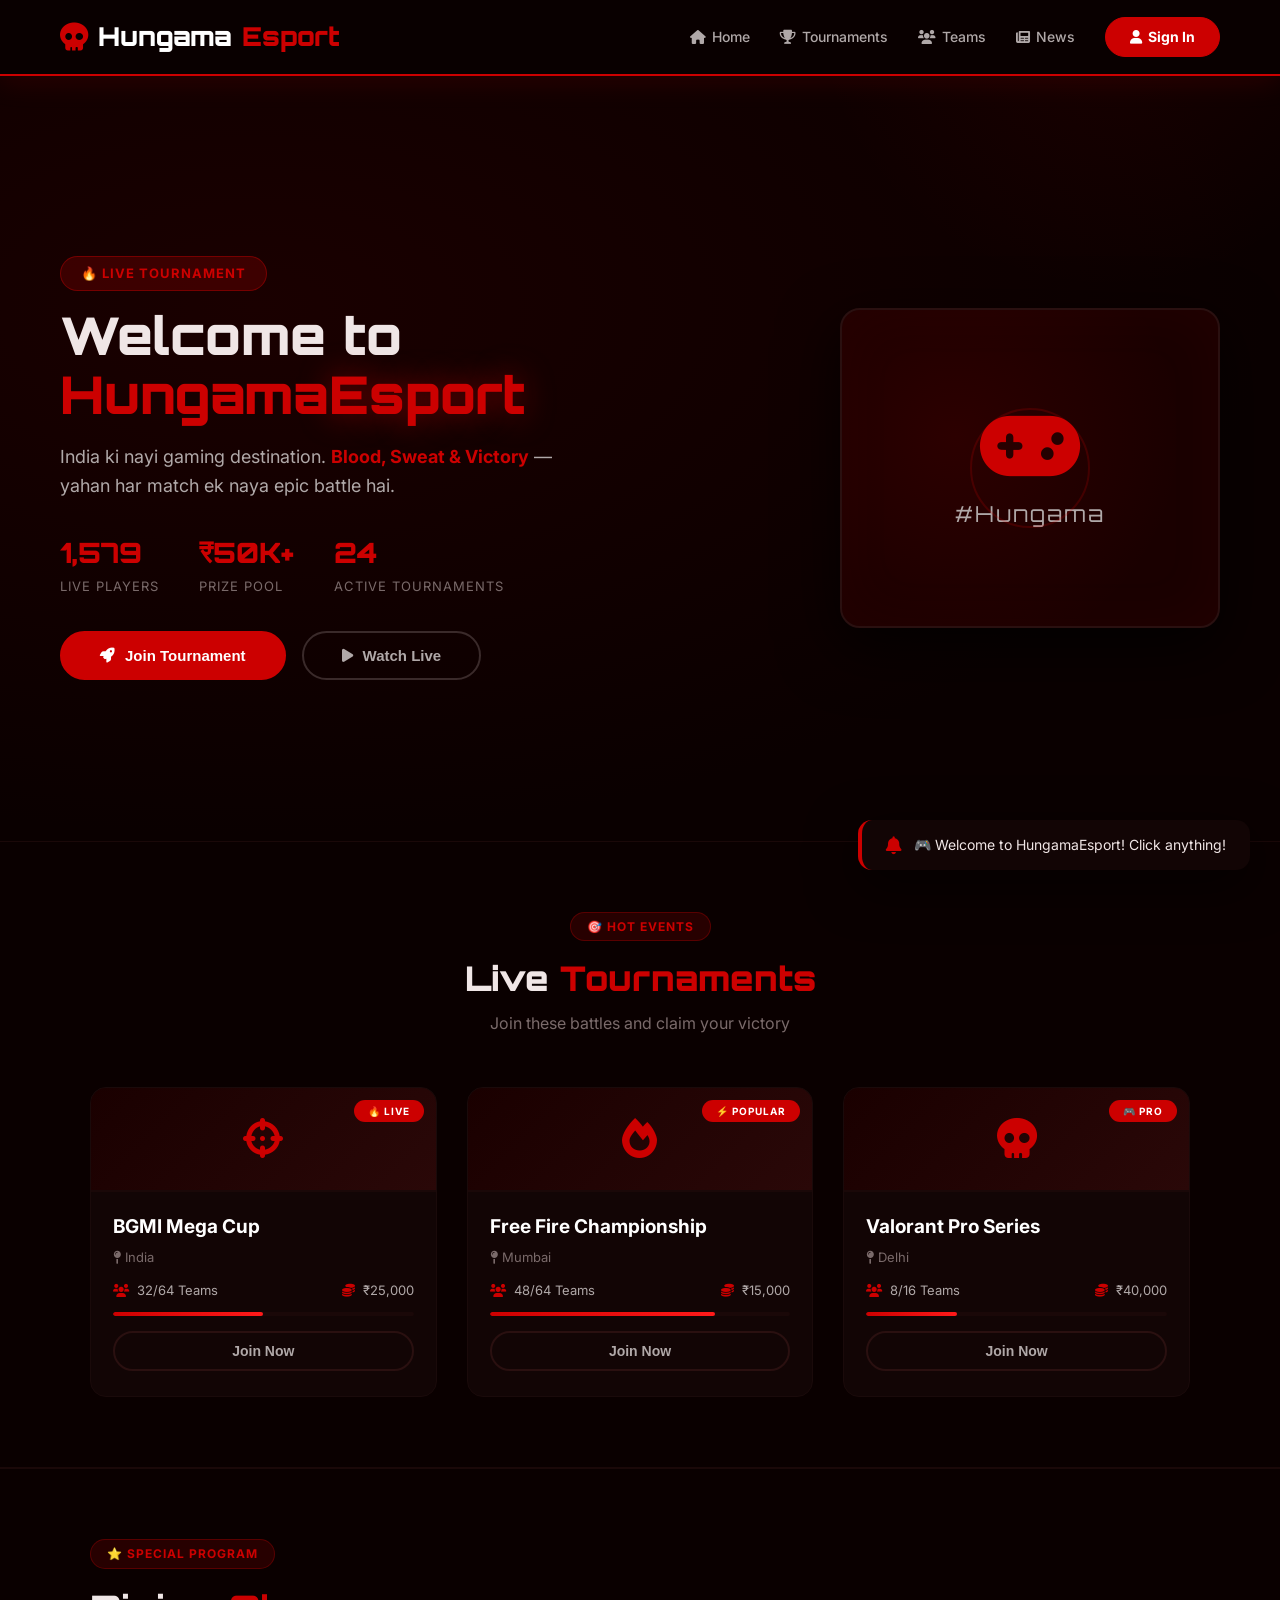
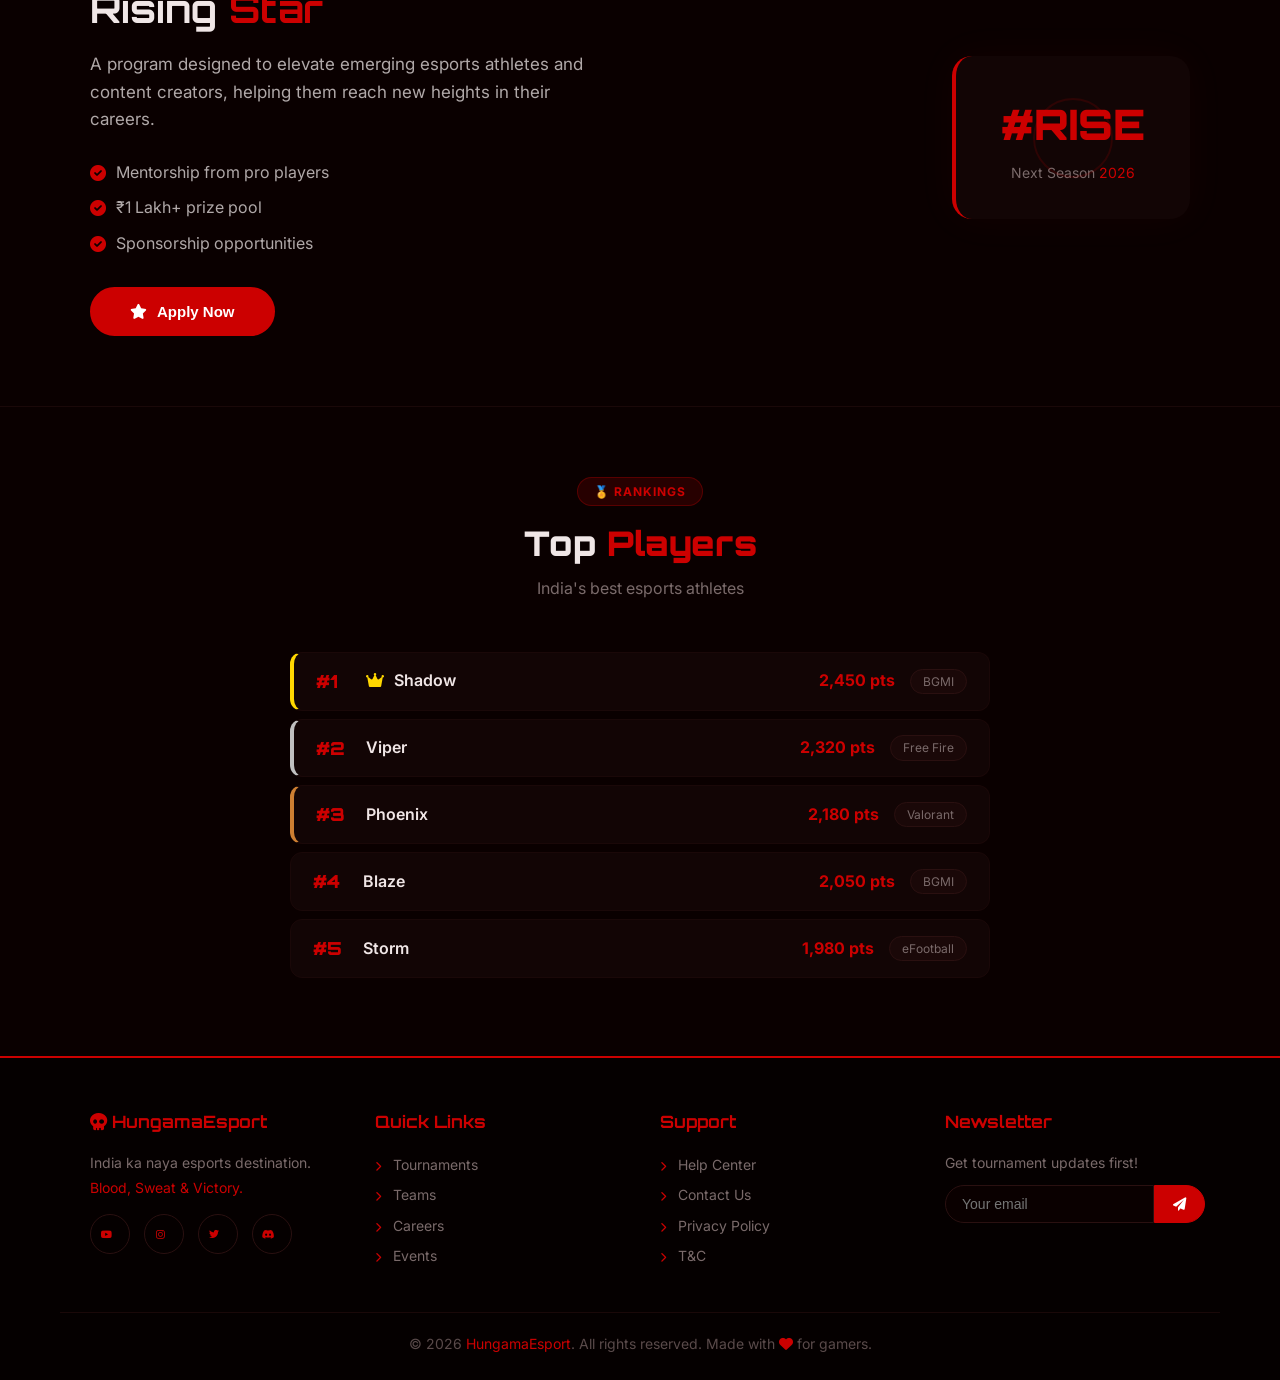
<file: index.html>
<!DOCTYPE html>
<html lang="hi">
<head>
  <meta charset="UTF-8" />
  <meta name="viewport" content="width=device-width, initial-scale=1.0"/>
  <title>HungamaEsport - Gaming Tournaments</title>
  
  <!-- ===== FONTS & ICONS ===== -->
  <link href="https://fonts.googleapis.com/css2?family=Orbitron:wght@400;700;900&family=Inter:wght@400;500;600;700&display=swap" rel="stylesheet"/>
  <link rel="stylesheet" href="https://cdnjs.cloudflare.com/ajax/libs/font-awesome/6.0.0-beta3/css/all.min.css"/>
  
  <!-- ===== CSS (Link to external file) ===== -->
  <link rel="stylesheet" href="style.css" />
</head>
<body>

<!-- ============================================================ -->
<!-- ===== HEADER / NAVIGATION ===== -->
<!-- ============================================================ -->
<header>
  <div class="logo" onclick="showToast('🏠 Welcome to HungamaEsport!')">
    <i class="fas fa-skull"></i> Hungama<span>Esport</span>
  </div>
  
  <div class="hamburger" onclick="toggleMenu()">
    <i class="fas fa-bars"></i>
  </div>
  
  <nav>
    <ul id="navMenu">
      <li><a onclick="showToast('📄 Home page loaded')"><i class="fas fa-home"></i> Home</a></li>
      <li><a onclick="showToast('🏆 Check out our tournaments!')"><i class="fas fa-trophy"></i> Tournaments</a></li>
      <li><a onclick="showToast('👥 Meet our teams')"><i class="fas fa-users"></i> Teams</a></li>
      <li><a onclick="showToast('📰 Latest gaming news')"><i class="fas fa-newspaper"></i> News</a></li>
      <li><a class="nav-btn" onclick="openModal()"><i class="fas fa-user"></i> Sign In</a></li>
    </ul>
  </nav>
</header>

<!-- ============================================================ -->
<!-- ===== HERO SECTION ===== -->
<!-- ============================================================ -->
<section class="hero">
  <div class="hero-content">
    <div class="hero-badge">🔥 LIVE TOURNAMENT</div>
    <h1>Welcome to <span>Hungama<span class="blood">Esport</span></span></h1>
    <p>India ki nayi gaming destination. <span class="highlight">Blood, Sweat & Victory</span> — yahan har match ek naya epic battle hai.</p>
    
    <div class="hero-stats">
      <div class="stat">
        <span class="stat-number" id="livePlayers">1,847</span>
        <span class="stat-label">Live Players</span>
      </div>
      <div class="stat">
        <span class="stat-number">₹50K+</span>
        <span class="stat-label">Prize Pool</span>
      </div>
      <div class="stat">
        <span class="stat-number">24</span>
        <span class="stat-label">Active Tournaments</span>
      </div>
    </div>
    
    <div class="hero-buttons">
      <button class="btn-primary" onclick="openModal()">
        <i class="fas fa-rocket"></i> Join Tournament
      </button>
      <button class="btn-secondary" onclick="showToast('📺 Watch live streams coming soon!')">
        <i class="fas fa-play"></i> Watch Live
      </button>
    </div>
  </div>
  
  <div class="hero-image">
    <div class="hero-image-content">
      <i class="fas fa-gamepad"></i>
      <span>#Hungama</span>
      <div class="pulse-ring"></div>
    </div>
  </div>
</section>

<!-- ============================================================ -->
<!-- ===== TOURNAMENTS SECTION ===== -->
<!-- ============================================================ -->
<section class="tournaments">
  <div class="section-header">
    <span class="section-badge">🎯 HOT EVENTS</span>
    <h2 class="section-title">Live <span>Tournaments</span></h2>
    <p class="section-sub">Join these battles and claim your victory</p>
  </div>
  
  <div class="tournament-grid">
    <!-- Tournament 1 -->
    <div class="tournament-card" onclick="showToast('🏆 BGMI Mega Cup - Register now!')">
      <div class="tournament-banner">
        <span class="tournament-tag">🔥 LIVE</span>
        <i class="fas fa-crosshairs"></i>
      </div>
      <div class="tournament-info">
        <h3>BGMI Mega Cup</h3>
        <p><i class="fas fa-map-pin"></i> India</p>
        <div class="tournament-meta">
          <span><i class="fas fa-users"></i> 32/64 Teams</span>
          <span><i class="fas fa-coins"></i> ₹25,000</span>
        </div>
        <div class="progress-bar">
          <div class="progress-fill" style="width:50%"></div>
        </div>
        <button class="btn-join">Join Now</button>
      </div>
    </div>
    
    <!-- Tournament 2 -->
    <div class="tournament-card" onclick="showToast('🔥 Free Fire Championship - Limited slots!')">
      <div class="tournament-banner">
        <span class="tournament-tag">⚡ POPULAR</span>
        <i class="fas fa-fire"></i>
      </div>
      <div class="tournament-info">
        <h3>Free Fire Championship</h3>
        <p><i class="fas fa-map-pin"></i> Mumbai</p>
        <div class="tournament-meta">
          <span><i class="fas fa-users"></i> 48/64 Teams</span>
          <span><i class="fas fa-coins"></i> ₹15,000</span>
        </div>
        <div class="progress-bar">
          <div class="progress-fill" style="width:75%"></div>
        </div>
        <button class="btn-join">Join Now</button>
      </div>
    </div>
    
    <!-- Tournament 3 -->
    <div class="tournament-card" onclick="showToast('💀 Valorant Pro Series - 5v5 action!')">
      <div class="tournament-banner">
        <span class="tournament-tag">🎮 PRO</span>
        <i class="fas fa-skull"></i>
      </div>
      <div class="tournament-info">
        <h3>Valorant Pro Series</h3>
        <p><i class="fas fa-map-pin"></i> Delhi</p>
        <div class="tournament-meta">
          <span><i class="fas fa-users"></i> 8/16 Teams</span>
          <span><i class="fas fa-coins"></i> ₹40,000</span>
        </div>
        <div class="progress-bar">
          <div class="progress-fill" style="width:30%"></div>
        </div>
        <button class="btn-join">Join Now</button>
      </div>
    </div>
  </div>
</section>

<!-- ============================================================ -->
<!-- ===== RISING STAR SECTION ===== -->
<!-- ============================================================ -->
<section class="rising-star">
  <div class="rising-content">
    <div class="rising-text">
      <span class="section-badge">⭐ SPECIAL PROGRAM</span>
      <h2>Rising <span>Star</span></h2>
      <p>A program designed to elevate emerging esports athletes and content creators, helping them reach new heights in their careers.</p>
      <ul class="rising-features">
        <li><i class="fas fa-check-circle"></i> Mentorship from pro players</li>
        <li><i class="fas fa-check-circle"></i> ₹1 Lakh+ prize pool</li>
        <li><i class="fas fa-check-circle"></i> Sponsorship opportunities</li>
      </ul>
      <button class="btn-primary" onclick="showToast('🌟 Apply for Rising Star program!')">
        <i class="fas fa-star"></i> Apply Now
      </button>
    </div>
    <div class="rising-badge" onclick="showToast('🏆 #RISE - Be the next star!')">
      <div class="big">#RISE</div>
      <p>Next Season <span class="blood">2026</span></p>
      <div class="badge-pulse"></div>
    </div>
  </div>
</section>

<!-- ============================================================ -->
<!-- ===== LEADERBOARD SECTION ===== -->
<!-- ============================================================ -->
<section class="leaderboard">
  <div class="section-header">
    <span class="section-badge">🏅 RANKINGS</span>
    <h2 class="section-title">Top <span>Players</span></h2>
    <p class="section-sub">India's best esports athletes</p>
  </div>
  
  <div class="leaderboard-table">
    <div class="leaderboard-item gold" onclick="showToast('🥇 #1 - Shadow - 2,450 points!')">
      <span class="rank">#1</span>
      <span class="player-name"><i class="fas fa-crown"></i> Shadow</span>
      <span class="player-score">2,450 pts</span>
      <span class="player-game">BGMI</span>
    </div>
    <div class="leaderboard-item silver" onclick="showToast('🥈 #2 - Viper - 2,320 points!')">
      <span class="rank">#2</span>
      <span class="player-name">Viper</span>
      <span class="player-score">2,320 pts</span>
      <span class="player-game">Free Fire</span>
    </div>
    <div class="leaderboard-item bronze" onclick="showToast('🥉 #3 - Phoenix - 2,180 points!')">
      <span class="rank">#3</span>
      <span class="player-name">Phoenix</span>
      <span class="player-score">2,180 pts</span>
      <span class="player-game">Valorant</span>
    </div>
    <div class="leaderboard-item" onclick="showToast('#4 - Blaze - 2,050 points!')">
      <span class="rank">#4</span>
      <span class="player-name">Blaze</span>
      <span class="player-score">2,050 pts</span>
      <span class="player-game">BGMI</span>
    </div>
    <div class="leaderboard-item" onclick="showToast('#5 - Storm - 1,980 points!')">
      <span class="rank">#5</span>
      <span class="player-name">Storm</span>
      <span class="player-score">1,980 pts</span>
      <span class="player-game">eFootball</span>
    </div>
  </div>
</section>

<!-- ============================================================ -->
<!-- ===== FOOTER ===== -->
<!-- ============================================================ -->
<footer>
  <div class="footer-grid">
    <div class="footer-col">
      <h4><i class="fas fa-skull"></i> HungamaEsport</h4>
      <p>India ka naya esports destination. <span class="blood">Blood, Sweat & Victory.</span></p>
      <div class="social-icons">
        <a onclick="showToast('▶️ Subscribe to our YouTube!')"><i class="fab fa-youtube"></i></a>
        <a onclick="showToast('📸 Follow us on Instagram!')"><i class="fab fa-instagram"></i></a>
        <a onclick="showToast('🐦 Follow us on Twitter!')"><i class="fab fa-twitter"></i></a>
        <a onclick="showToast('🎮 Join our Discord!')"><i class="fab fa-discord"></i></a>
      </div>
    </div>
    
    <div class="footer-col">
      <h4>Quick Links</h4>
      <a onclick="showToast('🏆 Tournaments page loading...')"><i class="fas fa-chevron-right"></i> Tournaments</a>
      <a onclick="showToast('👥 Teams page coming soon')"><i class="fas fa-chevron-right"></i> Teams</a>
      <a onclick="showToast('💼 Careers - Join our team!')"><i class="fas fa-chevron-right"></i> Careers</a>
      <a onclick="showToast('📅 Event calendar')"><i class="fas fa-chevron-right"></i> Events</a>
    </div>
    
    <div class="footer-col">
      <h4>Support</h4>
      <a onclick="showToast('❓ Help Center - How can we help?')"><i class="fas fa-chevron-right"></i> Help Center</a>
      <a onclick="showToast('📧 support@hungamaesport.com')"><i class="fas fa-chevron-right"></i> Contact Us</a>
      <a onclick="showToast('🔒 Privacy Policy')"><i class="fas fa-chevron-right"></i> Privacy Policy</a>
      <a onclick="showToast('📝 Terms & Conditions')"><i class="fas fa-chevron-right"></i> T&C</a>
    </div>
    
    <div class="footer-col newsletter">
      <h4>Newsletter</h4>
      <p>Get tournament updates first!</p>
      <div class="newsletter-box">
        <input type="email" id="newsletterEmail" placeholder="Your email" />
        <button onclick="handleNewsletter()"><i class="fas fa-paper-plane"></i></button>
      </div>
    </div>
  </div>
  
  <div class="footer-bottom">
    <p>&copy; 2026 <span class="blood">HungamaEsport</span>. All rights reserved. Made with <i class="fas fa-heart blood"></i> for gamers.</p>
  </div>
</footer>

<!-- ============================================================ -->
<!-- ===== SIGN IN MODAL ===== -->
<!-- ============================================================ -->
<div class="modal" id="signinModal">
  <div class="modal-box">
    <span class="close" onclick="closeModal()">×</span>
    <div class="modal-icon"><i class="fas fa-skull"></i></div>
    <h2>Welcome <span>Back</span></h2>
    <p class="modal-sub">Sign in to your HungamaEsport account</p>
    
    <form onsubmit="event.preventDefault(); handleSignIn();">
      <div class="input-group">
        <i class="fas fa-envelope"></i>
        <input type="email" id="loginEmail" placeholder="Email address" required />
      </div>
      <div class="input-group">
        <i class="fas fa-lock"></i>
        <input type="password" id="loginPassword" placeholder="Password" required />
      </div>
      <div class="modal-options">
        <label><input type="checkbox" /> Remember me</label>
        <a onclick="showToast('🔑 Password reset link sent to your email')">Forgot password?</a>
      </div>
      <button type="submit" class="btn-primary"><i class="fas fa-sign-in-alt"></i> Sign In</button>
    </form>
    
    <p class="modal-footer-text">Don't have an account? <a onclick="closeModal(); showToast('📝 Registration form opening...')">Sign up</a></p>
  </div>
</div>

<!-- ============================================================ -->
<!-- ===== TOAST NOTIFICATION ===== -->
<!-- ============================================================ -->
<div class="toast" id="toast">
  <i class="fas fa-bell"></i>
  <span id="toastMessage">Welcome!</span>
</div>

<!-- ============================================================ -->
<!-- ===== JAVASCRIPT (Link to external file) ===== -->
<!-- ============================================================ -->
<script src="script.js"></script>

</body>
    </html>
</file>
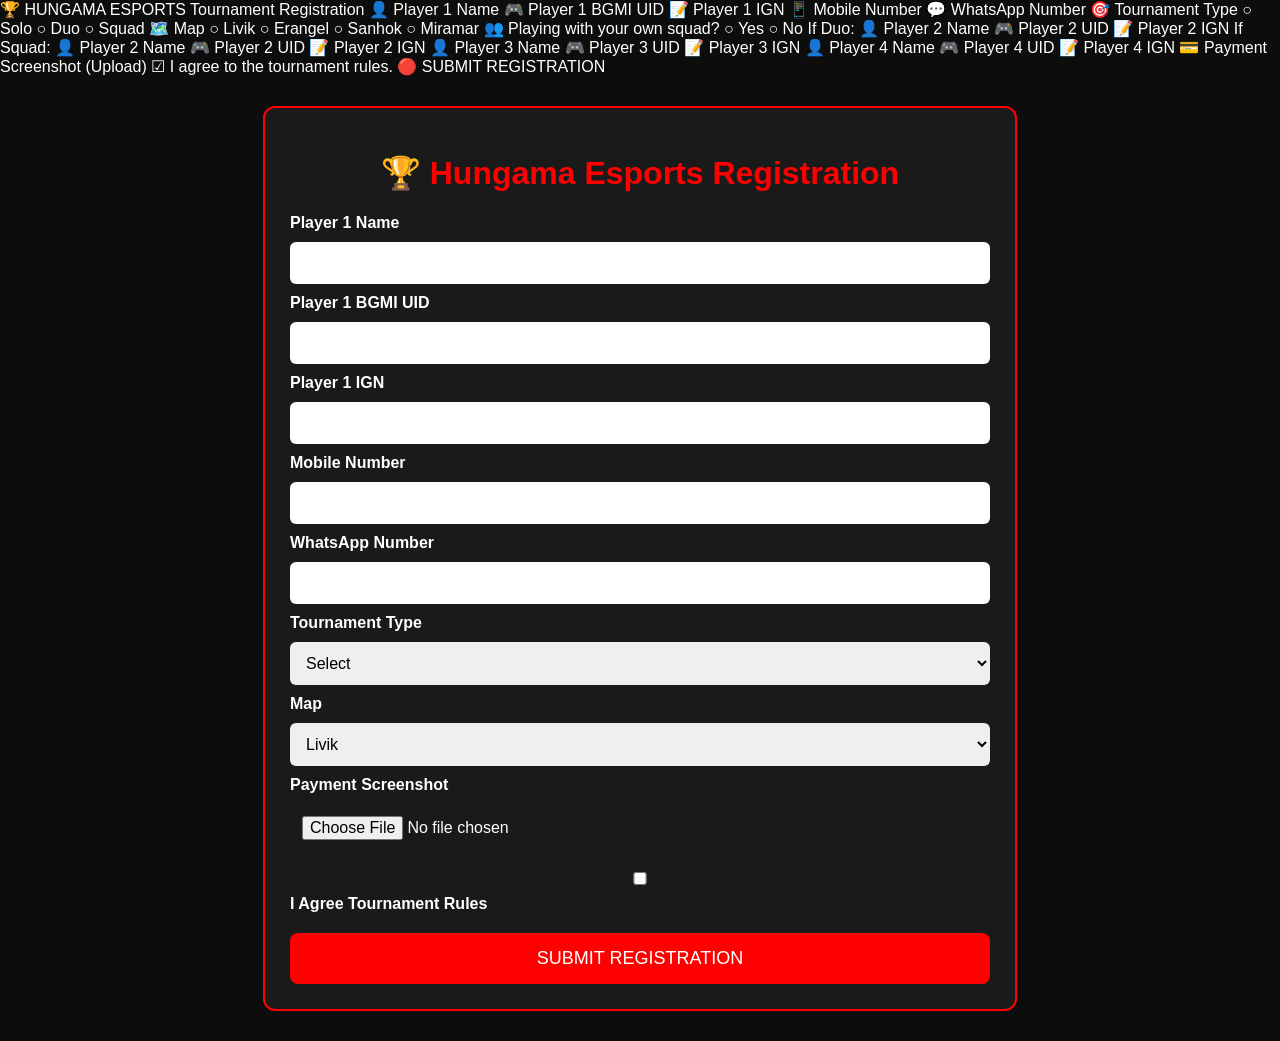
<file: register.html>
🏆 HUNGAMA ESPORTS
Tournament Registration

👤 Player 1 Name
🎮 Player 1 BGMI UID
📝 Player 1 IGN

📱 Mobile Number
💬 WhatsApp Number

🎯 Tournament Type
○ Solo
○ Duo
○ Squad

🗺️ Map
○ Livik
○ Erangel
○ Sanhok
○ Miramar

👥 Playing with your own squad?
○ Yes
○ No

If Duo:

👤 Player 2 Name
🎮 Player 2 UID
📝 Player 2 IGN

If Squad:

👤 Player 2 Name
🎮 Player 2 UID
📝 Player 2 IGN

👤 Player 3 Name
🎮 Player 3 UID
📝 Player 3 IGN

👤 Player 4 Name
🎮 Player 4 UID
📝 Player 4 IGN

💳 Payment Screenshot (Upload)

☑ I agree to the tournament rules.

🔴 SUBMIT REGISTRATION
<!DOCTYPE html>  <html lang="en">  
<head>  
<meta charset="UTF-8">  
<meta name="viewport" content="width=device-width, initial-scale=1.0">  
<title>Hungama Esports Registration</title>  <style>  
body{  
margin:0;  
padding:0;  
font-family:Poppins,sans-serif;  
background:#0d0d0d;  
color:#fff;  
}  
  
.container{  
max-width:700px;  
margin:30px auto;  
background:#1a1a1a;  
padding:25px;  
border-radius:12px;  
border:2px solid red;  
}  
  
h1{  
text-align:center;  
color:red;  
}  
  
input,select{  
width:100%;  
padding:12px;  
margin:10px 0;  
border:none;  
border-radius:6px;  
font-size:16px;  
}  
  
label{  
font-weight:bold;  
}  
  
button{  
width:100%;  
padding:15px;  
background:red;  
color:white;  
font-size:18px;  
border:none;  
border-radius:8px;  
cursor:pointer;  
margin-top:20px;  
}  
  
button:hover{  
background:#b30000;  
}  
  
#duoFields,#squadFields{  
display:none;  
}  
</style>  </head>  
<body>  <div class="container">  <h1>🏆 Hungama Esports Registration</h1>  <label>Player 1 Name</label>
<input type="text">

<label>Player 1 BGMI UID</label>
<input type="number">

<label>Player 1 IGN</label>
<input type="text">

<label>Mobile Number</label>
<input type="number">

<label>WhatsApp Number</label>
<input type="number">

<label>Tournament Type</label>

<select id="type" onchange="showFields()">  
<option value="">Select</option>  
<option value="solo">Solo</option>  
<option value="duo">Duo</option>  
<option value="squad">Squad</option>  
</select>  <label>Map</label>

<select>  
<option>Livik</option>  
<option>Erangel</option>  
<option>Sanhok</option>  
<option>Miramar</option>  
</select>  <div id="duoFields">  <h3>Player 2</h3>  <input type="text" placeholder="Player 2 Name">  
<input type="number" placeholder="Player 2 UID">  
<input type="text" placeholder="Player 2 IGN">  </div>  <div id="squadFields">  <h3>Player 2</h3>  <input type="text" placeholder="Player 2 Name">  
<input type="number" placeholder="Player 2 UID">  
<input type="text" placeholder="Player 2 IGN">  <h3>Player 3</h3>  <input type="text" placeholder="Player 3 Name">  
<input type="number" placeholder="Player 3 UID">  
<input type="text" placeholder="Player 3 IGN">  <h3>Player 4</h3>  <input type="text" placeholder="Player 4 Name">  
<input type="number" placeholder="Player 4 UID">  
<input type="text" placeholder="Player 4 IGN">  </div>  <label>Payment Screenshot</label>
<input type="file">

<label>  
<input type="checkbox">  
I Agree Tournament Rules  
</label>  <button>SUBMIT REGISTRATION</button>

</div>  <script>  
  
function showFields(){  
  
let type=document.getElementById("type").value;  
  
document.getElementById("duoFields").style.display="none";  
document.getElementById("squadFields").style.display="none";  
  
if(type=="duo"){  
document.getElementById("duoFields").style.display="block";  
}  
  
if(type=="squad"){  
document.getElementById("squadFields").style.display="block";  
}  
  
}  
  
</script>  </body>  
</html>
</file>
<file: style.css>
/* ================================================================
   HUNGAMA ESPORT - BLOOD RED & BLACK THEME
   Gaming Tournament Website
   ================================================================ */

/* ===== RESET & BASE ===== */
* {
  margin: 0;
  padding: 0;
  box-sizing: border-box;
}

html {
  scroll-behavior: smooth;
}

body {
  background: #0a0000;
  color: #f0e6e6;
  font-family: 'Inter', sans-serif;
  line-height: 1.6;
  overflow-x: hidden;
}

/* ===== SCROLLBAR STYLING ===== */
::-webkit-scrollbar {
  width: 8px;
}
::-webkit-scrollbar-track {
  background: #1a0000;
}
::-webkit-scrollbar-thumb {
  background: #cc0000;
  border-radius: 10px;
}
::-webkit-scrollbar-thumb:hover {
  background: #ff1a1a;
}

/* ===== UTILITY CLASSES ===== */
.blood {
  color: #cc0000 !important;
}
.highlight {
  color: #cc0000;
  font-weight: 700;
}
.section-badge {
  display: inline-block;
  background: rgba(204, 0, 0, 0.15);
  color: #cc0000;
  padding: 4px 16px;
  border-radius: 30px;
  font-size: 12px;
  font-weight: 700;
  letter-spacing: 1px;
  text-transform: uppercase;
  border: 1px solid rgba(204, 0, 0, 0.3);
  margin-bottom: 10px;
}

/* ================================================================
   HEADER / NAVIGATION
   ================================================================ */
header {
  display: flex;
  justify-content: space-between;
  align-items: center;
  padding: 16px 60px;
  background: rgba(10, 0, 0, 0.97);
  border-bottom: 2px solid #cc0000;
  position: sticky;
  top: 0;
  z-index: 100;
  flex-wrap: wrap;
  box-shadow: 0 4px 30px rgba(204, 0, 0, 0.15);
}

.logo {
  font-family: 'Orbitron', sans-serif;
  font-size: 26px;
  font-weight: 900;
  cursor: pointer;
  color: #fff;
  display: flex;
  align-items: center;
  gap: 10px;
  transition: 0.3s;
}
.logo i {
  color: #cc0000;
  font-size: 28px;
}
.logo:hover {
  text-shadow: 0 0 20px rgba(204, 0, 0, 0.5);
}
.logo span {
  color: #cc0000;
}

nav ul {
  display: flex;
  list-style: none;
  gap: 30px;
  align-items: center;
}
nav ul li a {
  color: #b0a8a8;
  text-decoration: none;
  font-weight: 500;
  font-size: 14px;
  transition: 0.3s;
  cursor: pointer;
  display: flex;
  align-items: center;
  gap: 6px;
}
nav ul li a i {
  font-size: 14px;
}
nav ul li a:hover {
  color: #cc0000;
  text-shadow: 0 0 15px rgba(204, 0, 0, 0.4);
}

.nav-btn {
  background: #cc0000 !important;
  color: #fff !important;
  padding: 8px 24px !important;
  border-radius: 30px;
  font-weight: 700 !important;
  border: 1px solid #cc0000;
  transition: 0.3s !important;
}
.nav-btn:hover {
  background: transparent !important;
  color: #cc0000 !important;
  box-shadow: 0 0 25px rgba(204, 0, 0, 0.3);
}

.hamburger {
  display: none;
  font-size: 28px;
  cursor: pointer;
  color: #cc0000;
}

/* ================================================================
   HERO SECTION
   ================================================================ */
.hero {
  display: flex;
  align-items: center;
  justify-content: space-between;
  padding: 80px 60px 60px;
  background: radial-gradient(ellipse at 20% 30%, #1a0000, #0a0000 70%);
  min-height: 85vh;
  flex-wrap: wrap;
  position: relative;
  overflow: hidden;
}
/* Blood drip effect */
.hero::before {
  content: '';
  position: absolute;
  top: -50%;
  right: -10%;
  width: 600px;
  height: 600px;
  background: radial-gradient(circle, rgba(204, 0, 0, 0.08), transparent 70%);
  border-radius: 50%;
  pointer-events: none;
}

.hero-content {
  max-width: 55%;
  position: relative;
  z-index: 2;
}
.hero-badge {
  display: inline-block;
  background: rgba(204, 0, 0, 0.2);
  color: #cc0000;
  padding: 6px 20px;
  border-radius: 30px;
  font-size: 13px;
  font-weight: 700;
  letter-spacing: 1px;
  border: 1px solid rgba(204, 0, 0, 0.4);
  animation: pulse-badge 2s infinite;
}
@keyframes pulse-badge {
  0%, 100% { box-shadow: 0 0 10px rgba(204, 0, 0, 0.2); }
  50% { box-shadow: 0 0 30px rgba(204, 0, 0, 0.5); }
}

.hero-content h1 {
  font-family: 'Orbitron', sans-serif;
  font-size: 52px;
  font-weight: 900;
  line-height: 1.15;
  margin: 15px 0 18px;
}
.hero-content h1 span {
  color: #cc0000;
}
.hero-content h1 .blood {
  color: #cc0000;
  text-shadow: 0 0 30px rgba(204, 0, 0, 0.5);
}
.hero-content p {
  font-size: 18px;
  color: #b0a8a8;
  max-width: 520px;
  margin-bottom: 30px;
}

/* Hero Stats */
.hero-stats {
  display: flex;
  gap: 40px;
  margin-bottom: 35px;
  flex-wrap: wrap;
}
.stat {
  display: flex;
  flex-direction: column;
}
.stat-number {
  font-family: 'Orbitron', sans-serif;
  font-size: 28px;
  font-weight: 900;
  color: #cc0000;
}
.stat-label {
  font-size: 13px;
  color: #7a6a6a;
  text-transform: uppercase;
  letter-spacing: 1px;
}

/* Hero Buttons */
.hero-buttons {
  display: flex;
  gap: 16px;
  flex-wrap: wrap;
}
.btn-primary {
  background: #cc0000;
  color: #fff;
  padding: 14px 38px;
  border-radius: 40px;
  font-weight: 700;
  font-size: 15px;
  border: 2px solid #cc0000;
  cursor: pointer;
  transition: 0.3s;
  display: inline-flex;
  align-items: center;
  gap: 10px;
}
.btn-primary:hover {
  background: transparent;
  color: #cc0000;
  box-shadow: 0 0 40px rgba(204, 0, 0, 0.3);
  transform: scale(1.03);
}

.btn-secondary {
  background: transparent;
  color: #b0a8a8;
  padding: 14px 38px;
  border-radius: 40px;
  font-weight: 700;
  font-size: 15px;
  border: 2px solid #3a2a2a;
  cursor: pointer;
  transition: 0.3s;
  display: inline-flex;
  align-items: center;
  gap: 10px;
}
.btn-secondary:hover {
  border-color: #cc0000;
  color: #cc0000;
  box-shadow: 0 0 30px rgba(204, 0, 0, 0.15);
}

/* Hero Image */
.hero-image {
  background: #1a0000;
  width: 380px;
  height: 320px;
  border-radius: 20px;
  display: flex;
  align-items: center;
  justify-content: center;
  border: 2px solid #2a1010;
  box-shadow: 0 20px 60px rgba(0, 0, 0, 0.8), inset 0 0 60px rgba(204, 0, 0, 0.05);
  position: relative;
  overflow: hidden;
  z-index: 2;
}
.hero-image::after {
  content: '';
  position: absolute;
  inset: 0;
  background: radial-gradient(circle at 30% 40%, rgba(204, 0, 0, 0.1), transparent 70%);
}
.hero-image-content {
  text-align: center;
  position: relative;
  z-index: 2;
}
.hero-image-content i {
  font-size: 80px;
  color: #cc0000;
  display: block;
  margin-bottom: 10px;
}
.hero-image-content span {
  font-family: 'Orbitron', sans-serif;
  font-size: 22px;
  color: #b0a8a8;
  letter-spacing: 2px;
}
.pulse-ring {
  width: 120px;
  height: 120px;
  border: 2px solid rgba(204, 0, 0, 0.2);
  border-radius: 50%;
  position: absolute;
  top: 50%;
  left: 50%;
  transform: translate(-50%, -50%);
  animation: pulse-ring 3s infinite;
}
@keyframes pulse-ring {
  0% { transform: translate(-50%, -50%) scale(0.8); opacity: 1; }
  100% { transform: translate(-50%, -50%) scale(1.6); opacity: 0; }
}

/* ================================================================
   SECTION COMMON
   ================================================================ */
section {
  padding: 70px 60px;
  position: relative;
}
.section-header {
  text-align: center;
  margin-bottom: 50px;
}
.section-title {
  font-family: 'Orbitron', sans-serif;
  font-size: 34px;
  font-weight: 900;
}
.section-title span {
  color: #cc0000;
}
.section-sub {
  color: #7a6a6a;
  font-size: 16px;
  margin-top: 6px;
}

/* ================================================================
   TOURNAMENTS SECTION
   ================================================================ */
.tournaments {
  background: #0a0000;
  border-top: 1px solid #1a0808;
  border-bottom: 1px solid #1a0808;
}

.tournament-grid {
  display: grid;
  grid-template-columns: repeat(auto-fit, minmax(280px, 1fr));
  gap: 30px;
  max-width: 1100px;
  margin: 0 auto;
}

.tournament-card {
  background: #120505;
  border-radius: 16px;
  border: 1px solid #1a0a0a;
  overflow: hidden;
  transition: 0.4s;
  cursor: pointer;
}
.tournament-card:hover {
  transform: translateY(-10px);
  border-color: #cc0000;
  box-shadow: 0 15px 50px rgba(204, 0, 0, 0.15);
}

.tournament-banner {
  background: linear-gradient(135deg, #1a0000, #2a0808);
  padding: 30px 20px;
  text-align: center;
  position: relative;
  border-bottom: 2px solid #1a0808;
}
.tournament-banner i {
  font-size: 40px;
  color: #cc0000;
}
.tournament-tag {
  position: absolute;
  top: 12px;
  right: 12px;
  background: #cc0000;
  color: #fff;
  padding: 3px 14px;
  border-radius: 20px;
  font-size: 10px;
  font-weight: 700;
  letter-spacing: 1px;
}

.tournament-info {
  padding: 20px 22px 25px;
}
.tournament-info h3 {
  font-size: 19px;
  margin-bottom: 4px;
  color: #fff;
}
.tournament-info > p {
  color: #7a6a6a;
  font-size: 13px;
  margin-bottom: 12px;
}
.tournament-meta {
  display: flex;
  justify-content: space-between;
  color: #b0a8a8;
  font-size: 13px;
  margin-bottom: 12px;
}
.tournament-meta i {
  color: #cc0000;
  margin-right: 4px;
}

.progress-bar {
  width: 100%;
  height: 4px;
  background: #1a0808;
  border-radius: 10px;
  margin-bottom: 15px;
  overflow: hidden;
}
.progress-fill {
  height: 100%;
  background: linear-gradient(90deg, #cc0000, #ff1a1a);
  border-radius: 10px;
  transition: width 0.8s;
}

.btn-join {
  width: 100%;
  padding: 10px;
  background: transparent;
  border: 2px solid #2a1010;
  color: #b0a8a8;
  border-radius: 30px;
  font-weight: 700;
  font-size: 14px;
  cursor: pointer;
  transition: 0.3s;
}
.btn-join:hover {
  background: #cc0000;
  border-color: #cc0000;
  color: #fff;
  box-shadow: 0 0 30px rgba(204, 0, 0, 0.3);
}

/* ================================================================
   RISING STAR SECTION
   ================================================================ */
.rising-star {
  background: #0a0000;
  border-top: 1px solid #1a0808;
  border-bottom: 1px solid #1a0808;
}
.rising-content {
  display: flex;
  align-items: center;
  justify-content: space-between;
  max-width: 1100px;
  margin: 0 auto;
  gap: 50px;
  flex-wrap: wrap;
}

.rising-text {
  flex: 1;
  min-width: 280px;
}
.rising-text h2 {
  font-family: 'Orbitron', sans-serif;
  font-size: 38px;
}
.rising-text h2 span {
  color: #cc0000;
}
.rising-text p {
  color: #b0a8a8;
  font-size: 17px;
  margin: 12px 0 22px;
  max-width: 500px;
}

.rising-features {
  list-style: none;
  margin-bottom: 25px;
}
.rising-features li {
  color: #b0a8a8;
  padding: 5px 0;
  display: flex;
  align-items: center;
  gap: 10px;
}
.rising-features li i {
  color: #cc0000;
}

.rising-badge {
  background: #120505;
  padding: 35px 45px;
  border-radius: 20px;
  border-left: 4px solid #cc0000;
  text-align: center;
  min-width: 200px;
  box-shadow: 0 0 40px rgba(204, 0, 0, 0.05);
  position: relative;
  cursor: pointer;
  transition: 0.3s;
}
.rising-badge:hover {
  box-shadow: 0 0 60px rgba(204, 0, 0, 0.15);
  transform: scale(1.02);
}
.rising-badge .big {
  font-family: 'Orbitron', sans-serif;
  font-size: 42px;
  font-weight: 900;
  color: #cc0000;
}
.rising-badge p {
  color: #7a6a6a;
  font-size: 14px;
  margin-top: 4px;
}
.badge-pulse {
  width: 80px;
  height: 80px;
  border: 2px solid rgba(204, 0, 0, 0.15);
  border-radius: 50%;
  position: absolute;
  top: 50%;
  left: 50%;
  transform: translate(-50%, -50%);
  animation: pulse-ring 2.5s infinite;
}

/* ================================================================
   LEADERBOARD SECTION
   ================================================================ */
.leaderboard {
  background: #0a0000;
}

.leaderboard-table {
  max-width: 700px;
  margin: 0 auto;
}

.leaderboard-item {
  display: flex;
  align-items: center;
  padding: 14px 22px;
  background: #120505;
  border-radius: 12px;
  margin-bottom: 8px;
  border: 1px solid #1a0808;
  transition: 0.3s;
  cursor: pointer;
}
.leaderboard-item:hover {
  border-color: #cc0000;
  background: #1a0808;
  transform: translateX(6px);
}

.leaderboard-item.gold {
  border-left: 4px solid #ffd700;
}
.leaderboard-item.silver {
  border-left: 4px solid #c0c0c0;
}
.leaderboard-item.bronze {
  border-left: 4px solid #cd7f32;
}

.rank {
  font-family: 'Orbitron', sans-serif;
  font-weight: 900;
  font-size: 18px;
  color: #cc0000;
  width: 50px;
}
.player-name {
  flex: 1;
  font-weight: 600;
  font-size: 16px;
}
.player-name i {
  color: #ffd700;
  margin-right: 6px;
}
.player-score {
  font-weight: 700;
  color: #cc0000;
  margin-right: 15px;
}
.player-game {
  font-size: 12px;
  color: #7a6a6a;
  background: #1a0808;
  padding: 2px 12px;
  border-radius: 20px;
  border: 1px solid #2a1010;
}

/* ================================================================
   FOOTER
   ================================================================ */
footer {
  background: #050000;
  padding: 50px 60px 25px;
  border-top: 2px solid #cc0000;
}

.footer-grid {
  display: grid;
  grid-template-columns: repeat(auto-fit, minmax(200px, 1fr));
  gap: 40px;
  max-width: 1100px;
  margin: 0 auto;
}

.footer-col h4 {
  font-family: 'Orbitron', sans-serif;
  font-size: 17px;
  margin-bottom: 15px;
  color: #cc0000;
}
.footer-col p {
  color: #7a6a6a;
  font-size: 14px;
  line-height: 1.8;
}
.footer-col a {
  color: #7a6a6a;
  text-decoration: none;
  display: block;
  padding: 4px 0;
  font-size: 14px;
  cursor: pointer;
  transition: 0.3s;
}
.footer-col a i {
  font-size: 10px;
  margin-right: 8px;
  color: #cc0000;
}
.footer-col a:hover {
  color: #cc0000;
  padding-left: 6px;
}

.social-icons {
  display: flex;
  gap: 14px;
  margin-top: 14px;
}
.social-icons a {
  width: 40px;
  height: 40px;
  border-radius: 50%;
  border: 1px solid #2a1010;
  display: flex;
  align-items: center;
  justify-content: center;
  font-size: 16px;
  color: #7a6a6a;
  transition: 0.3s;
}
.social-icons a:hover {
  border-color: #cc0000;
  color: #cc0000;
  box-shadow: 0 0 25px rgba(204, 0, 0, 0.2);
}

.newsletter-box {
  display: flex;
  margin-top: 10px;
}
.newsletter-box input {
  flex: 1;
  padding: 10px 16px;
  background: #0a0000;
  border: 1px solid #2a1010;
  border-radius: 30px 0 0 30px;
  color: #fff;
  font-size: 14px;
  outline: none;
}
.newsletter-box input:focus {
  border-color: #cc0000;
}
.newsletter-box button {
  padding: 10px 18px;
  background: #cc0000;
  border: 1px solid #cc0000;
  border-radius: 0 30px 30px 0;
  color: #fff;
  cursor: pointer;
  transition: 0.3s;
}
.newsletter-box button:hover {
  background: #ff1a1a;
}

.footer-bottom {
  text-align: center;
  margin-top: 40px;
  padding-top: 20px;
  border-top: 1px solid #1a0808;
  color: #5a4a4a;
  font-size: 14px;
}
.footer-bottom i {
  color: #cc0000;
}
.footer-bottom .blood {
  color: #cc0000;
}

/* ================================================================
   MODAL / POPUP
   ================================================================ */
.modal {
  display: none;
  position: fixed;
  top: 0;
  left: 0;
  width: 100%;
  height: 100%;
  background: rgba(0, 0, 0, 0.92);
  justify-content: center;
  align-items: center;
  z-index: 999;
  backdrop-filter: blur(6px);
}
.modal.active {
  display: flex;
}

.modal-box {
  background: #0a0000;
  padding: 45px 50px;
  border-radius: 24px;
  max-width: 430px;
  width: 92%;
  border: 1px solid #2a1010;
  position: relative;
  animation: fadeIn 0.35s ease;
  box-shadow: 0 30px 80px rgba(0, 0, 0, 0.8);
}
@keyframes fadeIn {
  from { opacity: 0; transform: scale(0.92) translateY(20px); }
  to { opacity: 1; transform: scale(1) translateY(0); }
}

.modal-box .close {
  position: absolute;
  top: 14px;
  right: 22px;
  font-size: 30px;
  cursor: pointer;
  color: #5a4a4a;
  transition: 0.3s;
}
.modal-box .close:hover {
  color: #cc0000;
  transform: rotate(90deg);
}

.modal-icon {
  text-align: center;
  font-size: 48px;
  color: #cc0000;
  margin-bottom: 8px;
}
.modal-box h2 {
  font-family: 'Orbitron', sans-serif;
  text-align: center;
  font-size: 28px;
}
.modal-box h2 span {
  color: #cc0000;
}
.modal-sub {
  text-align: center;
  color: #7a6a6a;
  font-size: 14px;
  margin: 4px 0 22px;
}

.input-group {
  position: relative;
  margin-bottom: 16px;
}
.input-group i {
  position: absolute;
  left: 16px;
  top: 50%;
  transform: translateY(-50%);
  color: #5a4a4a;
}
.input-group input {
  width: 100%;
  padding: 13px 16px 13px 46px;
  background: #120505;
  border: 1px solid #2a1010;
  border-radius: 12px;
  color: #fff;
  font-size: 15px;
  transition: 0.3s;
  outline: none;
}
.input-group input:focus {
  border-color: #cc0000;
  box-shadow: 0 0 20px rgba(204, 0, 0, 0.08);
}
.input-group input::placeholder {
  color: #4a3a3a;
}

.modal-options {
  display: flex;
  justify-content: space-between;
  align-items: center;
  font-size: 13px;
  color: #7a6a6a;
  margin-bottom: 20px;
}
.modal-options a {
  color: #cc0000;
  cursor: pointer;
  text-decoration: none;
}
.modal-options a:hover {
  text-decoration: underline;
}
.modal-options input[type="checkbox"] {
  accent-color: #cc0000;
}

.modal-box .btn-primary {
  width: 100%;
  justify-content: center;
  padding: 14px;
}

.modal-footer-text {
  text-align: center;
  color: #7a6a6a;
  font-size: 14px;
  margin-top: 16px;
}
.modal-footer-text a {
  color: #cc0000;
  cursor: pointer;
  font-weight: 600;
}
.modal-footer-text a:hover {
  text-decoration: underline;
}

/* ================================================================
   TOAST NOTIFICATION
   ================================================================ */
.toast {
  position: fixed;
  bottom: 30px;
  right: 30px;
  background: #120505;
  padding: 14px 24px;
  border-radius: 14px;
  border-left: 4px solid #cc0000;
  display: none;
  z-index: 999;
  font-size: 14px;
  color: #f0e6e6;
  box-shadow: 0 15px 50px rgba(0, 0, 0, 0.6);
  animation: slideUp 0.4s ease;
  align-items: center;
  gap: 12px;
}
.toast i {
  color: #cc0000;
  font-size: 18px;
}
.toast.show {
  display: flex;
}
@keyframes slideUp {
  from { opacity: 0; transform: translateY(30px); }
  to { opacity: 1; transform: translateY(0); }
}

/* ================================================================
   RESPONSIVE DESIGN
   ================================================================ */
@media (max-width: 1024px) {
  header { padding: 16px 35px; }
  .hero { padding: 60px 35px; }
  section { padding: 60px 35px; }
  footer { padding: 40px 35px 20px; }
}

@media (max-width: 850px) {
  header { padding: 14px 25px; }
  .hamburger { display: block; }
  
  nav ul {
    display: none;
    flex-direction: column;
    width: 100%;
    background: #0a0000;
    padding: 20px;
    border-radius: 12px;
    margin-top: 12px;
    border: 1px solid #1a0808;
  }
  nav ul.open { display: flex; }
  nav ul li a { padding: 8px 0; }
  
  .hero { flex-direction: column; text-align: center; padding: 40px 25px; }
  .hero-content { max-width: 100%; }
  .hero-content p { margin-left: auto; margin-right: auto; }
  .hero-stats { justify-content: center; }
  .hero-buttons { justify-content: center; }
  .hero-image { width: 100%; max-width: 320px; height: 220px; margin-top: 30px; }
  
  section { padding: 40px 20px; }
  .rising-content { flex-direction: column; text-align: center; }
  .rising-text p { margin-left: auto; margin-right: auto; }
  .rising-features { display: inline-block; text-align: left; }
  
  .footer-grid { grid-template-columns: 1fr 1fr; }
}

@media (max-width: 550px) {
  .hero-content h1 { font-size: 30px; }
  .logo { font-size: 20px; }
  .section-title { font-size: 26px; }
  .modal-box { padding: 30px 22px; }
  .footer-grid { grid-template-columns: 1fr; }
  .tournament-grid { grid-template-columns: 1fr; }
  .hero-stats { gap: 20px; }
  .stat-number { font-size: 22px; }
  .hero-buttons .btn-primary,
  .hero-buttons .btn-secondary { width: 100%; justify-content: center; }
}

/* ===== SPECIAL ANIMATION FOR LOADING ===== */
.hero-image-content .pulse-ring {
  animation-delay: 0.5s;
                         }
</file>
